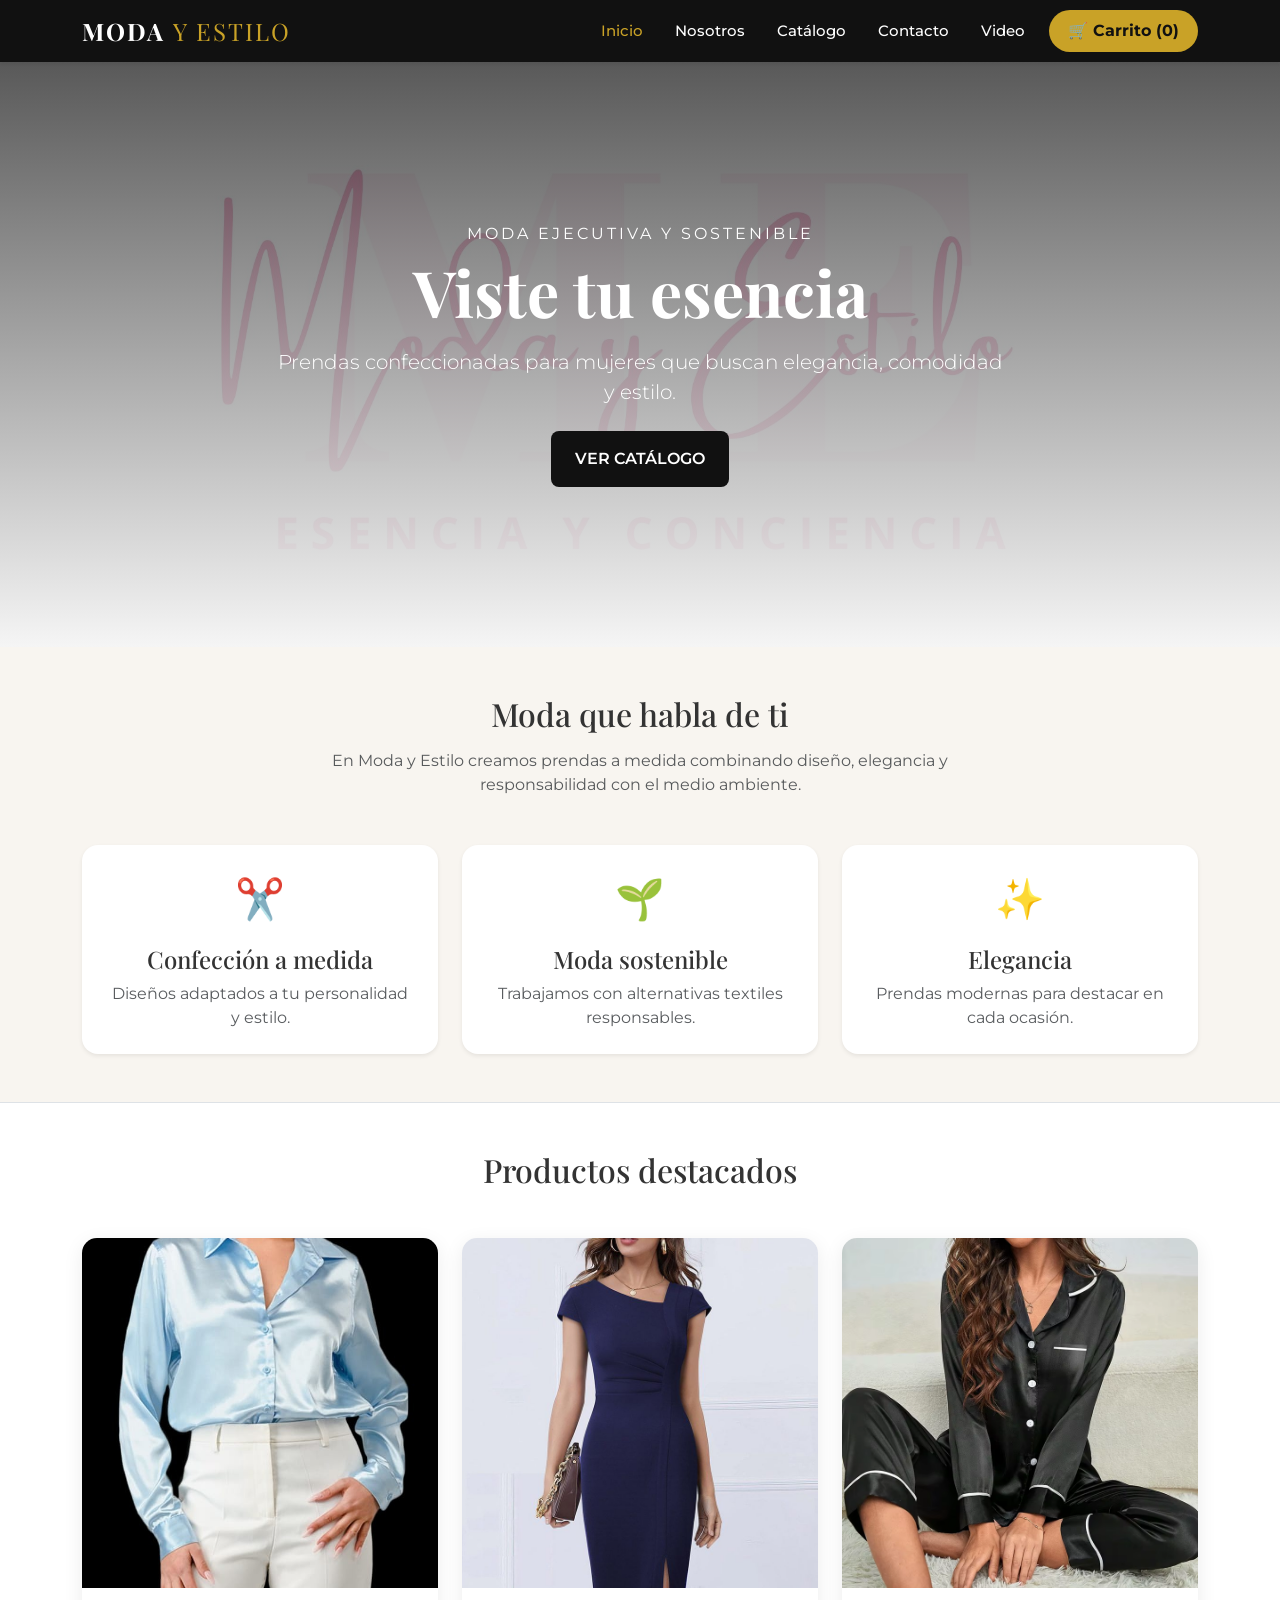
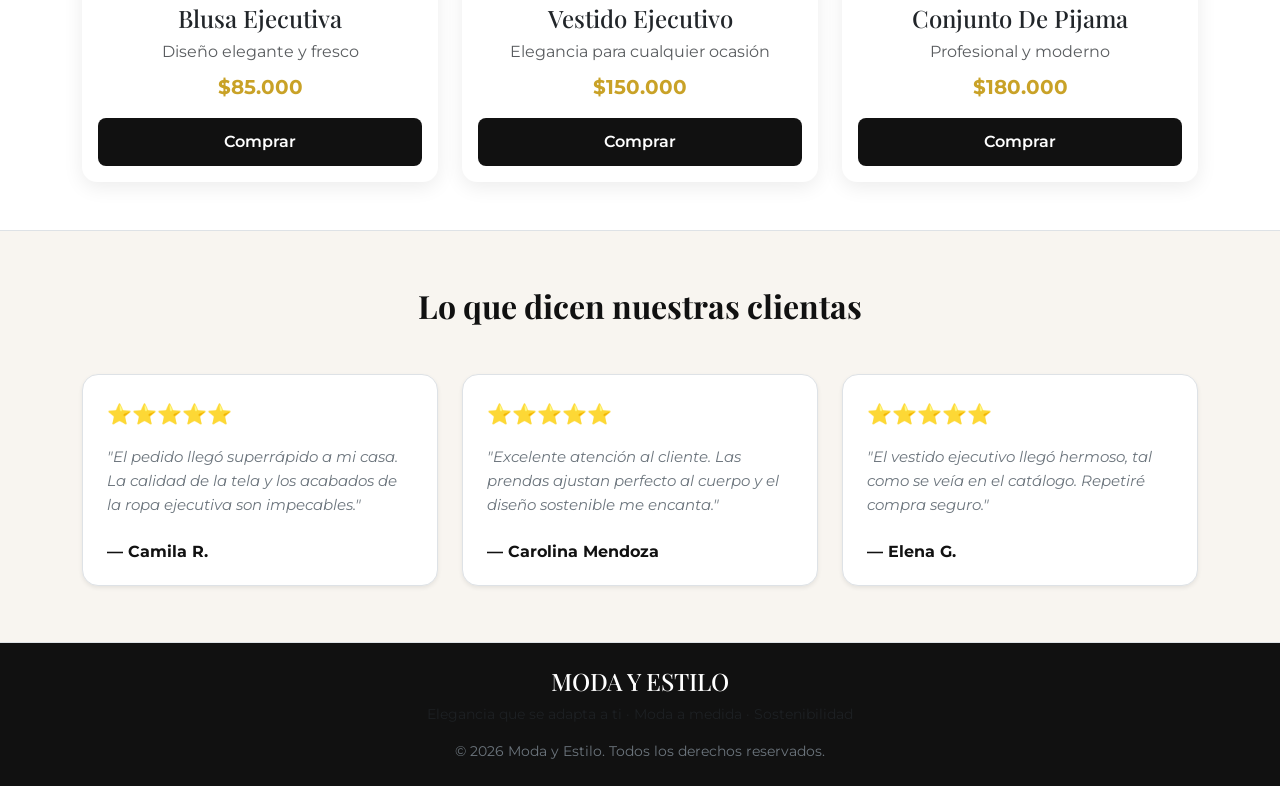
<file: index.html>
<!DOCTYPE html>
<html lang="es">
<head>
    <meta charset="UTF-8">
    <meta name="viewport" content="width=device-width, initial-scale=1.0">
    <title>Moda y Estilo - Inicio</title>
    <!-- Bootstrap 5 CSS -->
    <link href="https://cdn.jsdelivr.net/npm/bootstrap@5.3.2/dist/css/bootstrap.min.css" rel="stylesheet">
    <link rel="preconnect" href="https://fonts.googleapis.com">
    <link href="https://fonts.googleapis.com/css2?family=Montserrat:wght@400;500;600;700&family=Playfair+Display:wght@500;600;700&display=swap" rel="stylesheet">
    <link rel="stylesheet" href="estilos.css?v=1.1">
</head>
<body class="d-flex flex-column min-vh-100">

    <nav class="navbar navbar-expand-lg navbar-dark navbar-custom sticky-top shadow-sm">
        <div class="container">
            <a class="navbar-brand" href="index.html">MODA <span>Y ESTILO</span></a>
            <button class="navbar-toggler" type="button" data-bs-toggle="collapse" data-bs-target="#navbarNav">
                <span class="navbar-toggler-icon"></span>
            </button>
            <div class="collapse navbar-collapse" id="navbarNav">
                <ul class="navbar-nav ms-auto align-items-center gap-lg-3">
                    <li class="nav-item"><a class="nav-link active" href="index.html">Inicio</a></li>
                    <li class="nav-item"><a class="nav-link" href="nosotros.html">Nosotros</a></li>
                    <li class="nav-item"><a class="nav-link" href="catalogo.html">Catálogo</a></li>
                    <li class="nav-item"><a class="nav-link" href="contactos.html">Contacto</a></li>
                    <li class="nav-item"><a class="nav-link" href="video.html">Video</a></li>
                    <li class="nav-item mt-2 mt-lg-0">
                        <a class="btn btn-carrito-nav" href="carrito.html">
                            🛒 Carrito (<span id="contador">0</span>)
                        </a>
                    </li>
                </ul>
            </div>
        </div>
    </nav>

    <section class="hero-section d-flex align-items-center text-center py-5">
        <div class="container">
            <div class="row justify-content-center">
                <div class="col-md-8">
                    <p class="text-uppercase mb-2" style="letter-spacing: 3px;">Moda Ejecutiva y Sostenible</p>
                    <h1 class="display-3 fw-bold mb-3">Viste tu esencia</h1>
                    <p class="lead mb-4">Prendas confeccionadas para mujeres que buscan elegancia, comodidad y estilo.</p>
                    <a href="catalogo.html" class="btn btn-oscuro px-4 py-3">VER CATÁLOGO</a>
                </div>
            </div>
        </div>
    </section>

    <section class="py-5 container text-center">
        <h2 class="mb-3">Moda que habla de ti</h2>
        <p class="text-muted mx-auto mb-5" style="max-width: 650px;">En Moda y Estilo creamos prendas a medida combinando diseño, elegancia y responsabilidad con el medio ambiente.</p>
        
        <div class="row g-4">
            <div class="col-md-4">
                <div class="bg-white p-4 rounded-4 shadow-sm h-100">
                    <div class="fs-1 mb-3">✂️</div>
                    <h4>Confección a medida</h4>
                    <p class="text-muted mb-0">Diseños adaptados a tu personalidad y estilo.</p>
                </div>
            </div>
            <div class="col-md-4">
                <div class="bg-white p-4 rounded-4 shadow-sm h-100">
                    <div class="fs-1 mb-3">🌱</div>
                    <h4>Moda sostenible</h4>
                    <p class="text-muted mb-0">Trabajamos con alternativas textiles responsables.</p>
                </div>
            </div>
            <div class="col-md-4">
                <div class="bg-white p-4 rounded-4 shadow-sm h-100">
                    <div class="fs-1 mb-3">✨</div>
                    <h4>Elegancia</h4>
                    <p class="text-muted mb-0">Prendas modernas para destacar en cada ocasión.</p>
                </div>
            </div>
        </div>
    </section>

    <section class="py-5 bg-white border-top border-bottom">
        <div class="container">
            <h2 class="text-center mb-5">Productos destacados</h2>
            <div class="row g-4">
                <div class="col-md-4">
                    <div class="card card-producto h-100">
                        <img src="img/blusa_saten_azul.jpg" class="card-img-top" alt="Blusa ejecutiva">
                        <div class="card-body d-flex flex-column text-center">
                            <h5 class="card-title fs-4">Blusa Ejecutiva</h5>
                            <p class="text-muted mb-2">Diseño elegante y fresco</p>
                            <p class="precio-producto">$85.000</p>
                            <button class="btn btn-oscuro mt-auto" onclick="agregarAlCarrito('Blusa Ejecutiva', 85000, 'mg/blusa_saten_azul.jpg')">Comprar</button>
                        </div>
                    </div>
                </div>
                <div class="col-md-4">
                    <div class="card card-producto h-100">
                        <img src="img/e3074ee09c4b4934eeb52621728bbb2c.jpg" class="card-img-top" alt="Vestido ejecutivo">
                        <div class="card-body d-flex flex-column text-center">
                            <h5 class="card-title fs-4">Vestido Ejecutivo</h5>
                            <p class="text-muted mb-2">Elegancia para cualquier ocasión</p>
                            <p class="precio-producto">$150.000</p>
                            <button class="btn btn-oscuro mt-auto" onclick="agregarAlCarrito('Vestido Ejecutivo', 150000, 'img/e3074ee09c4b4934eeb52621728bbb2c.jpg')">Comprar</button>
                        </div>
                    </div>
                </div>
                <div class="col-md-4">
                    <div class="card card-producto h-100">
                        <img src="img/Conjunto-de-pijama-de-sat-n-de-seda-para-Mujer-ropa-de-dormir-de-manga-larga.avif" class="card-img-top" alt="Conjunto de pijama">
                        <div class="card-body d-flex flex-column text-center">
                            <h5 class="card-title fs-4">Conjunto De Pijama</h5>
                            <p class="text-muted mb-2">Profesional y moderno</p>
                            <p class="precio-producto">$180.000</p>
                            <button class="btn btn-oscuro mt-auto" onclick="agregarAlCarrito('Conjunto De Pijama', 180000, 'img/Conjunto-de-pijama-de-sat-n-de-seda-para-Mujer-ropa-de-dormir-de-manga-larga.avif')">Comprar</button>
                        </div>
                    </div>
                </div>
            </div>
        </div>
    </section>

    <!-- Sección de Testimonios -->
    <section class="py-5 border-bottom" style="background-color: var(--fondo-claro, #f8f5f0);">
        <div class="container py-2">
            <h2 class="text-center mb-5 fw-bold" style="color: var(--color-oscuro, #111111);">Lo que dicen nuestras clientas</h2>
            
            <div class="row g-4">
                <div class="col-md-4">
                    <div class="bg-white p-4 rounded-4 shadow-sm h-100 text-start d-flex flex-column border">
                        <div class="mb-3 fs-5" style="color: var(--color-dorado, #c9a227);">⭐⭐⭐⭐⭐</div>
                        <p class="fst-italic mb-4 flex-grow-1 text-secondary" style="font-size: 0.95rem; line-height: 1.6;">
                            "El pedido llegó superrápido a mi casa. La calidad de la tela y los acabados de la ropa ejecutiva son impecables."
                        </p>
                        <h6 class="fw-bold mb-0" style="color: var(--color-oscuro, #111111);">— Camila R.</h6>
                    </div>
                </div>

                <div class="col-md-4">
                    <div class="bg-white p-4 rounded-4 shadow-sm h-100 text-start d-flex flex-column border">
                        <div class="mb-3 fs-5" style="color: var(--color-dorado, #c9a227);">⭐⭐⭐⭐⭐</div>
                        <p class="fst-italic mb-4 flex-grow-1 text-secondary" style="font-size: 0.95rem; line-height: 1.6;">
                            "Excelente atención al cliente. Las prendas ajustan perfecto al cuerpo y el diseño sostenible me encanta."
                        </p>
                        <h6 class="fw-bold mb-0" style="color: var(--color-oscuro, #111111);">— Carolina Mendoza</h6>
                    </div>
                </div>

                <div class="col-md-4">
                    <div class="bg-white p-4 rounded-4 shadow-sm h-100 text-start d-flex flex-column border">
                        <div class="mb-3 fs-5" style="color: var(--color-dorado, #c9a227);">⭐⭐⭐⭐⭐</div>
                        <p class="fst-italic mb-4 flex-grow-1 text-secondary" style="font-size: 0.95rem; line-height: 1.6;">
                            "El vestido ejecutivo llegó hermoso, tal como se veía en el catálogo. Repetiré compra seguro."
                        </p>
                        <h6 class="fw-bold mb-0" style="color: var(--color-oscuro, #111111);">— Elena G.</h6>
                    </div>
                </div>
            </div>
        </div>
    </section>

    <footer class="py-4 text-center mt-auto">
        <div class="container">
            <h4 class="mb-2">MODA Y ESTILO</h4>
            <p class="text-muted small mb-3">Elegancia que se adapta a ti · Moda a medida · Sostenibilidad</p>
            <p class="small text-secondary mb-0">© 2026 Moda y Estilo. Todos los derechos reservados.</p>
        </div>
    </footer>

    <script src="https://cdn.jsdelivr.net/npm/bootstrap@5.3.2/dist/js/bootstrap.bundle.min.js"></script>
    <script src="carrito.js"></script>
</body>
</html>
</file>
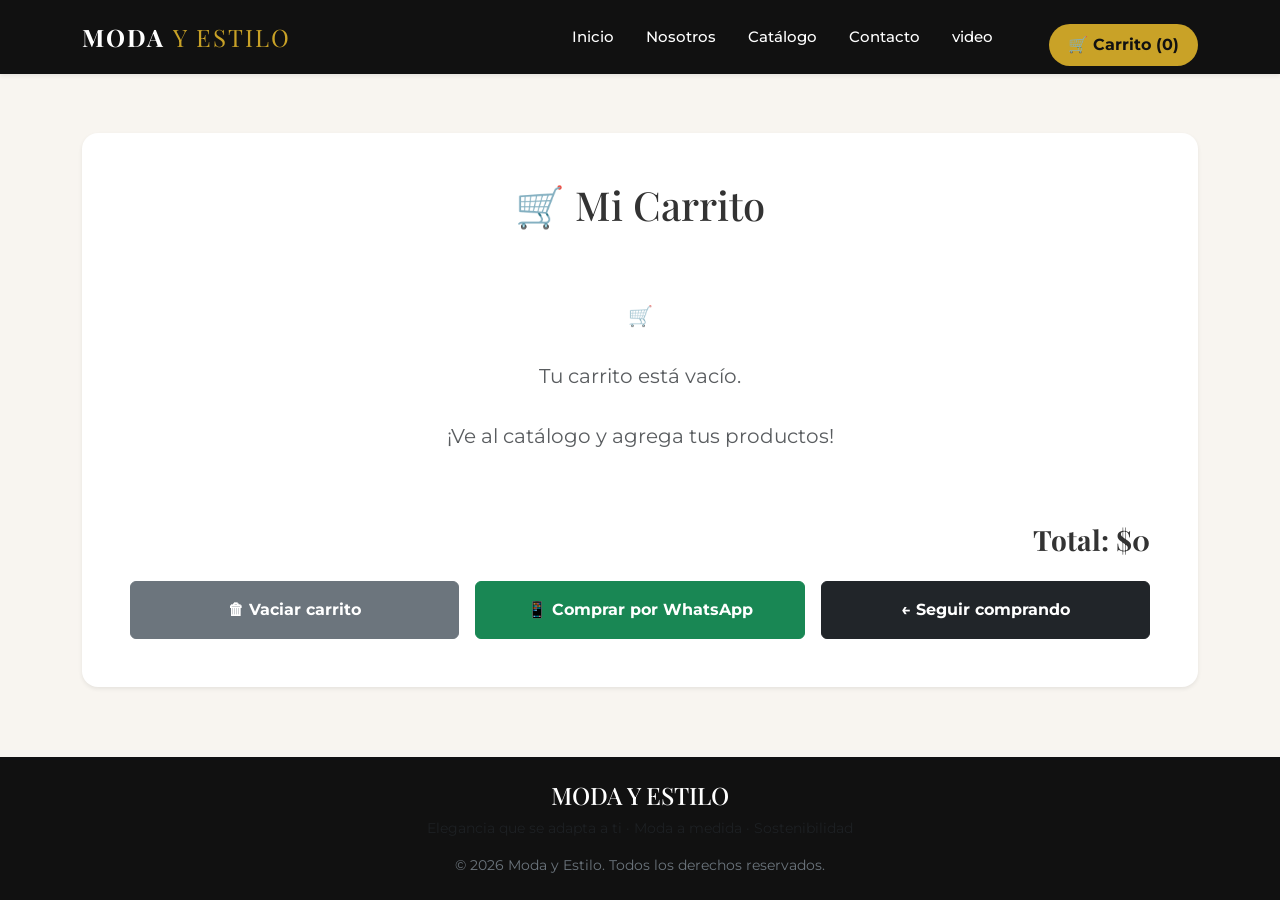
<file: carrito.html>
<!DOCTYPE html>
<html lang="es">
<head>
    <meta charset="UTF-8">
    <meta name="viewport" content="width=device-width, initial-scale=1.0">
    <title>Carrito - Moda y Estilo</title>
    <!-- Bootstrap 5 CSS -->
    <link href="https://cdn.jsdelivr.net/npm/bootstrap@5.3.2/dist/css/bootstrap.min.css" rel="stylesheet">
    <link rel="preconnect" href="https://fonts.googleapis.com">
    <link href="https://fonts.googleapis.com/css2?family=Montserrat:wght@400;500;600;700&family=Playfair+Display:wght@500;600;700&display=swap" rel="stylesheet">
    <link rel="stylesheet" href="estilos.css?v=1.1">
</head>
<body class="d-flex flex-column min-vh-100">

    <nav class="navbar navbar-expand-lg navbar-dark navbar-custom sticky-top shadow-sm">
        <div class="container">
            <a class="navbar-brand" href="index.html">MODA <span>Y ESTILO</span></a>
            <button class="navbar-toggler" type="button" data-bs-toggle="collapse" data-bs-target="#navbarNav">
                <span class="navbar-toggler-icon"></span>
            </button>
            <div class="collapse navbar-collapse" id="navbarNav">
                <ul class="navbar-nav ms-auto align-items-center gap-lg-3">
                    <li class="nav-item"><a class="nav-link" href="index.html">Inicio</a></li>
                    <li class="nav-item"><a class="nav-link" href="nosotros.html">Nosotros</a></li>
                    <li class="nav-item"><a class="nav-link" href="catalogo.html">Catálogo</a></li>
                    <li class="nav-item"><a class="nav-link" href="contactos.html">Contacto</a></li>
                    <li class="nav-item"><a class="nav-link" href="video.html">video</li>
                    <li class="nav-item mt-2 mt-lg-0">
                        <a class="btn btn-carrito-nav" href="carrito.html">
                            🛒 Carrito (<span id="contador">0</span>)
                        </a>
                    </li>
                </ul>
            </div>
        </div>
    </nav>

    <main class="container py-5 my-auto">
        <div class="bg-white p-4 p-md-5 rounded-4 shadow-sm max-w-1000 mx-auto">
            <h1 class="text-center mb-4">🛒 Mi Carrito</h1>

            <div id="lista-carrito" class="d-flex flex-column gap-3 mb-4"></div>

            <div class="text-end my-4">
                <h3 class="fw-bold">Total: $<span id="total">0</span></h3>
            </div>

            <div class="row g-3">
                <div class="col-md-4">
                    <button type="button" class="btn btn-secondary w-100 py-3 fw-bold" onclick="vaciarCarrito()">🗑 Vaciar carrito</button>
                </div>
                <div class="col-md-4">
                    <button type="button" class="btn btn-success w-100 py-3 fw-bold" onclick="enviarWhatsApp()">📱 Comprar por WhatsApp</button>
                </div>
                <div class="col-md-4">
                    <a href="catalogo.html" class="btn btn-dark w-100 py-3 fw-bold text-decoration-none">← Seguir comprando</a>
                </div>
            </div>
        </div>
    </main>

    <footer class="py-4 text-center mt-auto">
        <div class="container">
            <h4 class="mb-2">MODA Y ESTILO</h4>
            <p class="text-muted small mb-3">Elegancia que se adapta a ti · Moda a medida · Sostenibilidad</p>
            <p class="small text-secondary mb-0">© 2026 Moda y Estilo. Todos los derechos reservados.</p>
        </div>
    </footer>

    <script src="https://cdn.jsdelivr.net/npm/bootstrap@5.3.2/dist/js/bootstrap.bundle.min.js"></script>
    <script src="carrito.js"></script>
</body>
</html>
</file>
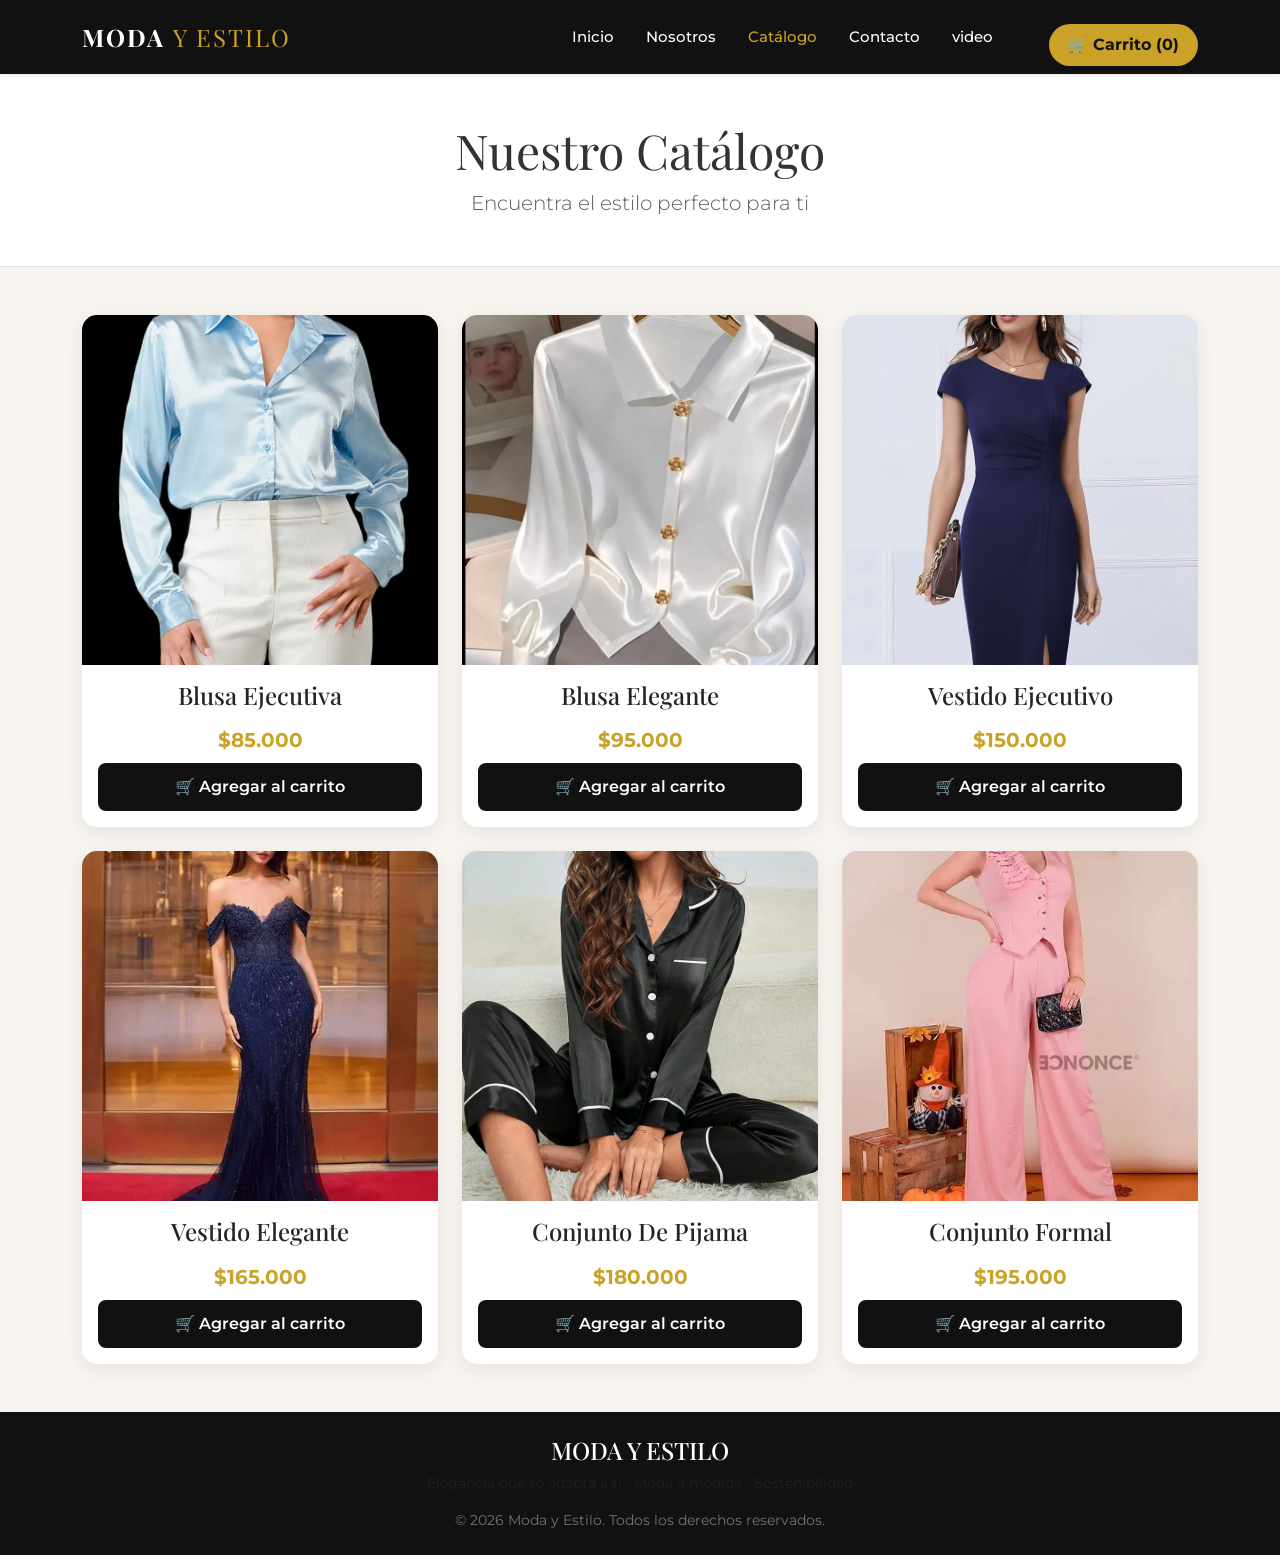
<file: catalogo.html>
<!DOCTYPE html>
<html lang="es">
<head>
    <meta charset="UTF-8">
    <meta name="viewport" content="width=device-width, initial-scale=1.0">
    <title>Catálogo - Moda y Estilo</title>
    <!-- Bootstrap 5 CSS -->
    <link href="https://cdn.jsdelivr.net/npm/bootstrap@5.3.2/dist/css/bootstrap.min.css" rel="stylesheet">
    <link rel="preconnect" href="https://fonts.googleapis.com">
    <link href="https://fonts.googleapis.com/css2?family=Montserrat:wght@400;500;600;700&family=Playfair+Display:wght@500;600;700&display=swap" rel="stylesheet">
    <link rel="stylesheet" href="estilos.css?v=1.1">
</head>
<body class="d-flex flex-column min-vh-100">

    <nav class="navbar navbar-expand-lg navbar-dark navbar-custom sticky-top shadow-sm">
        <div class="container">
            <a class="navbar-brand" href="index.html">MODA <span>Y ESTILO</span></a>
            <button class="navbar-toggler" type="button" data-bs-toggle="collapse" data-bs-target="#navbarNav">
                <span class="navbar-toggler-icon"></span>
            </button>
            <div class="collapse navbar-collapse" id="navbarNav">
                <ul class="navbar-nav ms-auto align-items-center gap-lg-3">
                    <li class="nav-item"><a class="nav-link" href="index.html">Inicio</a></li>
                    <li class="nav-item"><a class="nav-link" href="nosotros.html">Nosotros</a></li>
                    <li class="nav-item"><a class="nav-link active" href="catalogo.html">Catálogo</a></li>
                    <li class="nav-item"><a class="nav-link" href="contactos.html">Contacto</a></li>
                    <li class="nav-item"><a class="nav-link" href="video.html">video</li>
                    <li class="nav-item mt-2 mt-lg-0">
                        <a class="btn btn-carrito-nav" href="carrito.html">
                            🛒 Carrito (<span id="contador">0</span>)
                        </a>
                    </li>
                </ul>
            </div>
        </div>
    </nav>

    <div class="bg-white py-5 text-center border-bottom">
        <div class="container">
            <h1 class="display-5">Nuestro Catálogo</h1>
            <p class="text-muted lead mb-0">Encuentra el estilo perfecto para ti</p>
        </div>
    </div>

    <section class="container py-5">
        <div class="row g-4">
            <div class="col-md-6 col-lg-4">
                <div class="card card-producto h-100">
                    <img src="img/blusa_saten_azul.jpg" class="card-img-top" alt="Blusa Ejecutiva">
                    <div class="card-body d-flex flex-column text-center">
                        <h5 class="card-title fs-4">Blusa Ejecutiva</h5>
                        <p class="precio-producto my-2">$85.000</p>
                        <button class="btn btn-oscuro mt-auto" onclick="agregarAlCarrito('Blusa Ejecutiva', 85000, 'img/blusa_saten_azul.jpg')">
                            🛒 Agregar al carrito
                        </button>
                    </div>
                </div>
            </div>

            <div class="col-md-6 col-lg-4">
                <div class="card card-producto h-100">
                    <img src="img/blusa_ejecutiva.jpg" class="card-img-top" alt="Blusa Elegante">
                    <div class="card-body d-flex flex-column text-center">
                        <h5 class="card-title fs-4">Blusa Elegante</h5>
                        <p class="precio-producto my-2">$95.000</p>
                        <button class="btn btn-oscuro mt-auto" onclick="agregarAlCarrito('Blusa Elegante', 95000, 'img/blusa_ejecutiva.jpg')">
                            🛒 Agregar al carrito
                        </button>
                    </div>
                </div>
            </div>

            <div class="col-md-6 col-lg-4">
                <div class="card card-producto h-100">
                    <img src="img/e3074ee09c4b4934eeb52621728bbb2c.jpg" class="card-img-top" alt="Vestido Ejecutivo">
                    <div class="card-body d-flex flex-column text-center">
                        <h5 class="card-title fs-4">Vestido Ejecutivo</h5>
                        <p class="precio-producto my-2">$150.000</p>
                        <button class="btn btn-oscuro mt-auto" onclick="agregarAlCarrito('Vestido Ejecutivo', 150000, 'img/e3074ee09c4b4934eeb52621728bbb2c.jpg')">
                            🛒 Agregar al carrito
                        </button>
                    </div>
                </div>
            </div>

            <div class="col-md-6 col-lg-4">
                <div class="card card-producto h-100">
                    <img src="img/OIP.webp" class="card-img-top" alt="Vestido Elegante">
                    <div class="card-body d-flex flex-column text-center">
                        <h5 class="card-title fs-4">Vestido Elegante</h5>
                        <p class="precio-producto my-2">$165.000</p>
                        <button class="btn btn-oscuro mt-auto" onclick="agregarAlCarrito('Vestido Elegante', 165000, 'img/OIP.webp')">
                            🛒 Agregar al carrito
                        </button>
                    </div>
                </div>
            </div>

            <div class="col-md-6 col-lg-4">
                <div class="card card-producto h-100">
                    <img src="img/Conjunto-de-pijama-de-sat-n-de-seda-para-Mujer-ropa-de-dormir-de-manga-larga.avif" class="card-img-top" alt="Conjunto de Pijama">
                    <div class="card-body d-flex flex-column text-center">
                        <h5 class="card-title fs-4">Conjunto De Pijama</h5>
                        <p class="precio-producto my-2">$180.000</p>
                        <button class="btn btn-oscuro mt-auto" onclick="agregarAlCarrito('Conjunto De Pijama', 180000, 'img/Conjunto-de-pijama-de-sat-n-de-seda-para-Mujer-ropa-de-dormir-de-manga-larga.avif')">
                            🛒 Agregar al carrito
                        </button>
                    </div>
                </div>
            </div>

            <div class="col-md-6 col-lg-4">
                <div class="card card-producto h-100">
                    <img src="img/OIP (1).webp" class="card-img-top" alt="Conjunto Formal">
                    <div class="card-body d-flex flex-column text-center">
                        <h5 class="card-title fs-4">Conjunto Formal</h5>
                        <p class="precio-producto my-2">$195.000</p>
                        <button class="btn btn-oscuro mt-auto" onclick="agregarAlCarrito('Conjunto Formal', 195000, 'img/OIP (1).webp')">
                            🛒 Agregar al carrito
                        </button>
                    </div>
                </div>
            </div>
        </div>
    </section>

    <footer class="py-4 text-center mt-auto">
        <div class="container">
            <h4 class="mb-2">MODA Y ESTILO</h4>
            <p class="text-muted small mb-3">Elegancia que se adapta a ti · Moda a medida · Sostenibilidad</p>
            <p class="small text-secondary mb-0">© 2026 Moda y Estilo. Todos los derechos reservados.</p>
        </div>
    </footer>

    <script src="https://cdn.jsdelivr.net/npm/bootstrap@5.3.2/dist/js/bootstrap.bundle.min.js"></script>
    <script src="carrito.js"></script>
</body>
</html>
</file>
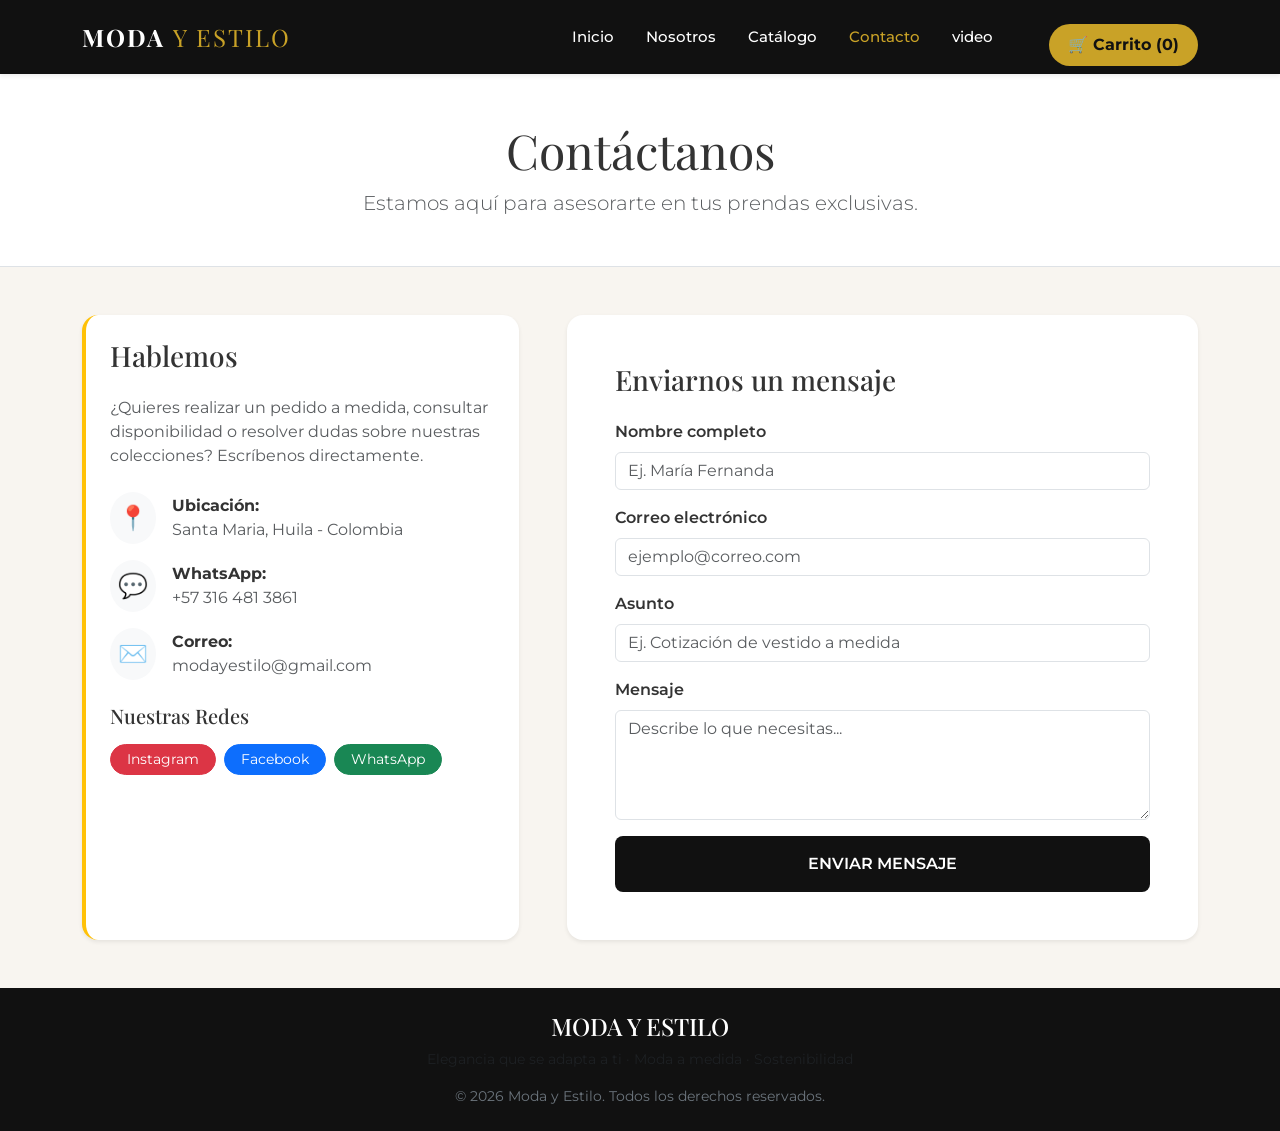
<file: contactos.html>
<!DOCTYPE html>
<html lang="es">
<head>
    <meta charset="UTF-8">
    <meta name="viewport" content="width=device-width, initial-scale=1.0">
    <title>Contacto | Moda y Estilo</title>
    <!-- Bootstrap 5 CSS -->
    <link href="https://cdn.jsdelivr.net/npm/bootstrap@5.3.2/dist/css/bootstrap.min.css" rel="stylesheet">
    <link rel="preconnect" href="https://fonts.googleapis.com">
    <link href="https://fonts.googleapis.com/css2?family=Montserrat:wght@400;500;600;700&family=Playfair+Display:wght@500;600;700&display=swap" rel="stylesheet">
    <link rel="stylesheet" href="estilos.css?v=1.1">
</head>
<body class="d-flex flex-column min-vh-100">

    <nav class="navbar navbar-expand-lg navbar-dark navbar-custom sticky-top shadow-sm">
        <div class="container">
            <a class="navbar-brand" href="index.html">MODA <span>Y ESTILO</span></a>
            <button class="navbar-toggler" type="button" data-bs-toggle="collapse" data-bs-target="#navbarNav">
                <span class="navbar-toggler-icon"></span>
            </button>
            <div class="collapse navbar-collapse" id="navbarNav">
                <ul class="navbar-nav ms-auto align-items-center gap-lg-3">
                    <li class="nav-item"><a class="nav-link" href="index.html">Inicio</a></li>
                    <li class="nav-item"><a class="nav-link" href="nosotros.html">Nosotros</a></li>
                    <li class="nav-item"><a class="nav-link" href="catalogo.html">Catálogo</a></li>
                    <li class="nav-item"><a class="nav-link active" href="contactos.html">Contacto</a></li>
                    <li class="nav-item"><a class="nav-link" href="video.html">video</li>
                    <li class="nav-item mt-2 mt-lg-0">
                        <a class="btn btn-carrito-nav" href="carrito.html">
                            🛒 Carrito (<span id="contador">0</span>)
                        </a>
                    </li>
                </ul>
            </div>
        </div>
    </nav>

    <div class="bg-white py-5 text-center border-bottom">
        <div class="container">
            <h1 class="display-5">Contáctanos</h1>
            <p class="text-muted lead mb-0">Estamos aquí para asesorarte en tus prendas exclusivas.</p>
        </div>
    </div>

    <main class="container py-5">
        <div class="row g-5">
            <div class="col-lg-5">
                <div class="bg-white p-4 rounded-4 shadow-sm border-start border-4 border-warning h-100">
                    <h3 class="mb-4">Hablemos</h3>
                    <p class="text-muted">¿Quieres realizar un pedido a medida, consultar disponibilidad o resolver dudas sobre nuestras colecciones? Escríbenos directamente.</p>

                    <ul class="list-unstyled d-flex flex-column gap-3 my-4">
                        <li class="d-flex align-items-center gap-3">
                            <span class="fs-4 bg-light p-2 rounded-circle">📍</span>
                            <div>
                                <strong>Ubicación:</strong>
                                <p class="mb-0 text-muted">Santa Maria, Huila - Colombia</p>
                            </div>
                        </li>
                        <li class="d-flex align-items-center gap-3">
                            <span class="fs-4 bg-light p-2 rounded-circle">💬</span>
                            <div>
                                <strong>WhatsApp:</strong>
                                <p class="mb-0 text-muted">+57 316 481 3861</p>
                            </div>
                        </li>
                        <li class="d-flex align-items-center gap-3">
                            <span class="fs-4 bg-light p-2 rounded-circle">✉️</span>
                            <div>
                                <strong>Correo:</strong>
                                <p class="mb-0 text-muted">modayestilo@gmail.com</p>
                            </div>
                        </li>
                    </ul>

                    <h5>Nuestras Redes</h5>
                    <div class="d-flex gap-2 flex-wrap mt-3">
                        <a href="https://www.instagram.com/maglorcas/" target="_blank" class="btn btn-danger btn-sm rounded-pill px-3">Instagram</a>
                        <a href="https://www.facebook.com/modastil" target="_blank" class="btn btn-primary btn-sm rounded-pill px-3">Facebook</a>
                        <a href="https://wa.me/573164813861?text=gracias%20por%20comunicarte%20con%20moda%20y%20estilo%20¿Como%20podemos%20ayudarte?" target="_blank" class="btn btn-success btn-sm rounded-pill px-3">WhatsApp</a>
                    </div>
                </div>
            </div>

            <div class="col-lg-7">
                <div class="bg-white p-4 p-md-5 rounded-4 shadow-sm">
                    <h3 class="mb-4">Enviarnos un mensaje</h3>
                    <form onsubmit="event.preventDefault(); alert('✅ ¡Gracias por tu mensaje! Te responderemos muy pronto.'); this.reset();">
                        <div class="mb-3">
                            <label for="nombre" class="form-label fw-semibold">Nombre completo</label>
                            <input type="text" id="nombre" class="form-control" placeholder="Ej. María Fernanda" required>
                        </div>
                        <div class="mb-3">
                            <label for="correo" class="form-label fw-semibold">Correo electrónico</label>
                            <input type="email" id="correo" class="form-control" placeholder="ejemplo@correo.com" required>
                        </div>
                        <div class="mb-3">
                            <label for="asunto" class="form-label fw-semibold">Asunto</label>
                            <input type="text" id="asunto" class="form-control" placeholder="Ej. Cotización de vestido a medida" required>
                        </div>
                        <div class="mb-3">
                            <label for="mensaje" class="form-label fw-semibold">Mensaje</label>
                            <textarea id="mensaje" class="form-control" rows="4" placeholder="Describe lo que necesitas..." required></textarea>
                        </div>
                        <button type="submit" class="btn btn-oscuro w-100 py-3">ENVIAR MENSAJE</button>
                    </form>
                </div>
            </div>
        </div>
    </main>

    <footer class="py-4 text-center mt-auto">
        <div class="container">
            <h4 class="mb-2">MODA Y ESTILO</h4>
            <p class="text-muted small mb-3">Elegancia que se adapta a ti · Moda a medida · Sostenibilidad</p>
            <p class="small text-secondary mb-0">© 2026 Moda y Estilo. Todos los derechos reservados.</p>
        </div>
    </footer>

    <script src="https://cdn.jsdelivr.net/npm/bootstrap@5.3.2/dist/js/bootstrap.bundle.min.js"></script>
    <script src="carrito.js"></script>
</body>
</html>
</file>
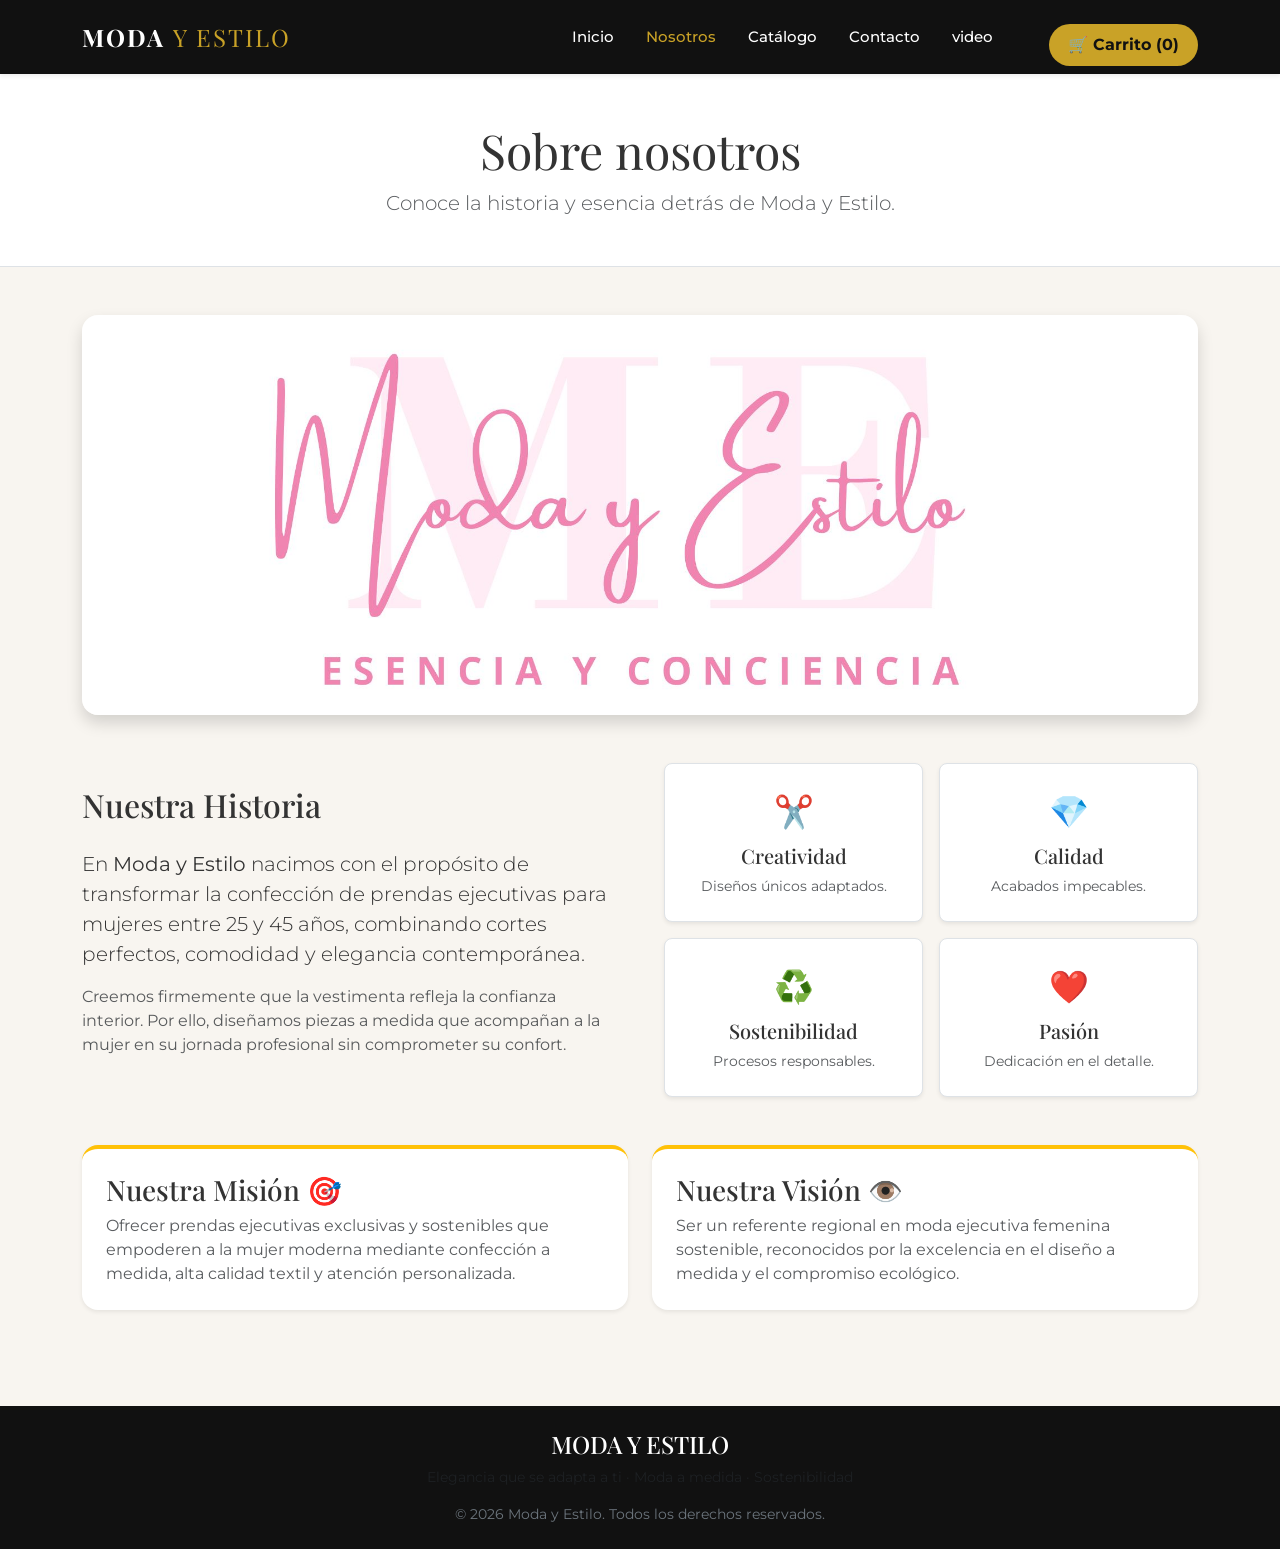
<file: nosotros.html>
<!DOCTYPE html>
<html lang="es">
<head>
    <meta charset="UTF-8">
    <meta name="viewport" content="width=device-width, initial-scale=1.0">
    <title>Nosotros | Moda y Estilo</title>
    <!-- Bootstrap 5 CSS -->
    <link href="https://cdn.jsdelivr.net/npm/bootstrap@5.3.2/dist/css/bootstrap.min.css" rel="stylesheet">
    <link rel="preconnect" href="https://fonts.googleapis.com">
    <link href="https://fonts.googleapis.com/css2?family=Montserrat:wght@400;500;600;700&family=Playfair+Display:wght@500;600;700&display=swap" rel="stylesheet">
    <link rel="stylesheet" href="estilos.css?v=1.1">
</head>
<body class="d-flex flex-column min-vh-100">

    <nav class="navbar navbar-expand-lg navbar-dark navbar-custom sticky-top shadow-sm">
        <div class="container">
            <a class="navbar-brand" href="index.html">MODA <span>Y ESTILO</span></a>
            <button class="navbar-toggler" type="button" data-bs-toggle="collapse" data-bs-target="#navbarNav">
                <span class="navbar-toggler-icon"></span>
            </button>
            <div class="collapse navbar-collapse" id="navbarNav">
                <ul class="navbar-nav ms-auto align-items-center gap-lg-3">
                    <li class="nav-item"><a class="nav-link" href="index.html">Inicio</a></li>
                    <li class="nav-item"><a class="nav-link active" href="nosotros.html">Nosotros</a></li>
                    <li class="nav-item"><a class="nav-link" href="catalogo.html">Catálogo</a></li>
                    <li class="nav-item"><a class="nav-link" href="contactos.html">Contacto</a></li>
                    <li class="nav-item"><a class="nav-link" href="video.html">video</li>
                    <li class="nav-item mt-2 mt-lg-0">
                        <a class="btn btn-carrito-nav" href="carrito.html">
                            🛒 Carrito (<span id="contador">0</span>)
                        </a>
                    </li>
                </ul>
            </div>
        </div>
    </nav>

    <div class="bg-white py-5 text-center border-bottom">
        <div class="container">
            <h1 class="display-5">Sobre nosotros</h1>
            <p class="text-muted lead mb-0">Conoce la historia y esencia detrás de Moda y Estilo.</p>
        </div>
    </div>

    <main class="container py-5">
        <img src="img/logo moda.jpg" alt="Confección Moda y Estilo" class="img-fluid rounded-4 shadow mb-5 w-100" style="max-height: 400px; object-fit: cover;">

        <div class="row align-items-center g-5 mb-5">
            <div class="col-lg-6">
                <h2 class="mb-4">Nuestra Historia</h2>
                <p class="lead">En <strong>Moda y Estilo</strong> nacimos con el propósito de transformar la confección de prendas ejecutivas para mujeres entre 25 y 45 años, combinando cortes perfectos, comodidad y elegancia contemporánea.</p>
                <p class="text-muted">Creemos firmemente que la vestimenta refleja la confianza interior. Por ello, diseñamos piezas a medida que acompañan a la mujer en su jornada profesional sin comprometer su confort.</p>
            </div>
            <div class="col-lg-6">
                <div class="row g-3">
                    <div class="col-6">
                        <div class="bg-white p-4 text-center rounded-3 shadow-sm border">
                            <div class="fs-2 mb-2">✂️</div>
                            <h5>Creatividad</h5>
                            <p class="small text-muted mb-0">Diseños únicos adaptados.</p>
                        </div>
                    </div>
                    <div class="col-6">
                        <div class="bg-white p-4 text-center rounded-3 shadow-sm border">
                            <div class="fs-2 mb-2">💎</div>
                            <h5>Calidad</h5>
                            <p class="small text-muted mb-0">Acabados impecables.</p>
                        </div>
                    </div>
                    <div class="col-6">
                        <div class="bg-white p-4 text-center rounded-3 shadow-sm border">
                            <div class="fs-2 mb-2">♻️</div>
                            <h5>Sostenibilidad</h5>
                            <p class="small text-muted mb-0">Procesos responsables.</p>
                        </div>
                    </div>
                    <div class="col-6">
                        <div class="bg-white p-4 text-center rounded-3 shadow-sm border">
                            <div class="fs-2 mb-2">❤️</div>
                            <h5>Pasión</h5>
                            <p class="small text-muted mb-0">Dedicación en el detalle.</p>
                        </div>
                    </div>
                </div>
            </div>
        </div>

        <div class="row g-4 mb-5">
            <div class="col-md-6">
                <div class="bg-white p-4 rounded-4 shadow-sm border-top border-warning border-4">
                    <h3>Nuestra Misión 🎯</h3>
                    <p class="text-muted mb-0">Ofrecer prendas ejecutivas exclusivas y sostenibles que empoderen a la mujer moderna mediante confección a medida, alta calidad textil y atención personalizada.</p>
                </div>
            </div>
            <div class="col-md-6">
                <div class="bg-white p-4 rounded-4 shadow-sm border-top border-warning border-4">
                    <h3>Nuestra Visión 👁️</h3>
                    <p class="text-muted mb-0">Ser un referente regional en moda ejecutiva femenina sostenible, reconocidos por la excelencia en el diseño a medida y el compromiso ecológico.</p>
                </div>
            </div>
        </div>
    </main>

    <footer class="py-4 text-center mt-auto">
        <div class="container">
            <h4 class="mb-2">MODA Y ESTILO</h4>
            <p class="text-muted small mb-3">Elegancia que se adapta a ti · Moda a medida · Sostenibilidad</p>
            <p class="small text-secondary mb-0">© 2026 Moda y Estilo. Todos los derechos reservados.</p>
        </div>
    </footer>

    <script src="https://cdn.jsdelivr.net/npm/bootstrap@5.3.2/dist/js/bootstrap.bundle.min.js"></script>
    <script src="carrito.js"></script>
</body>
</html>
</file>
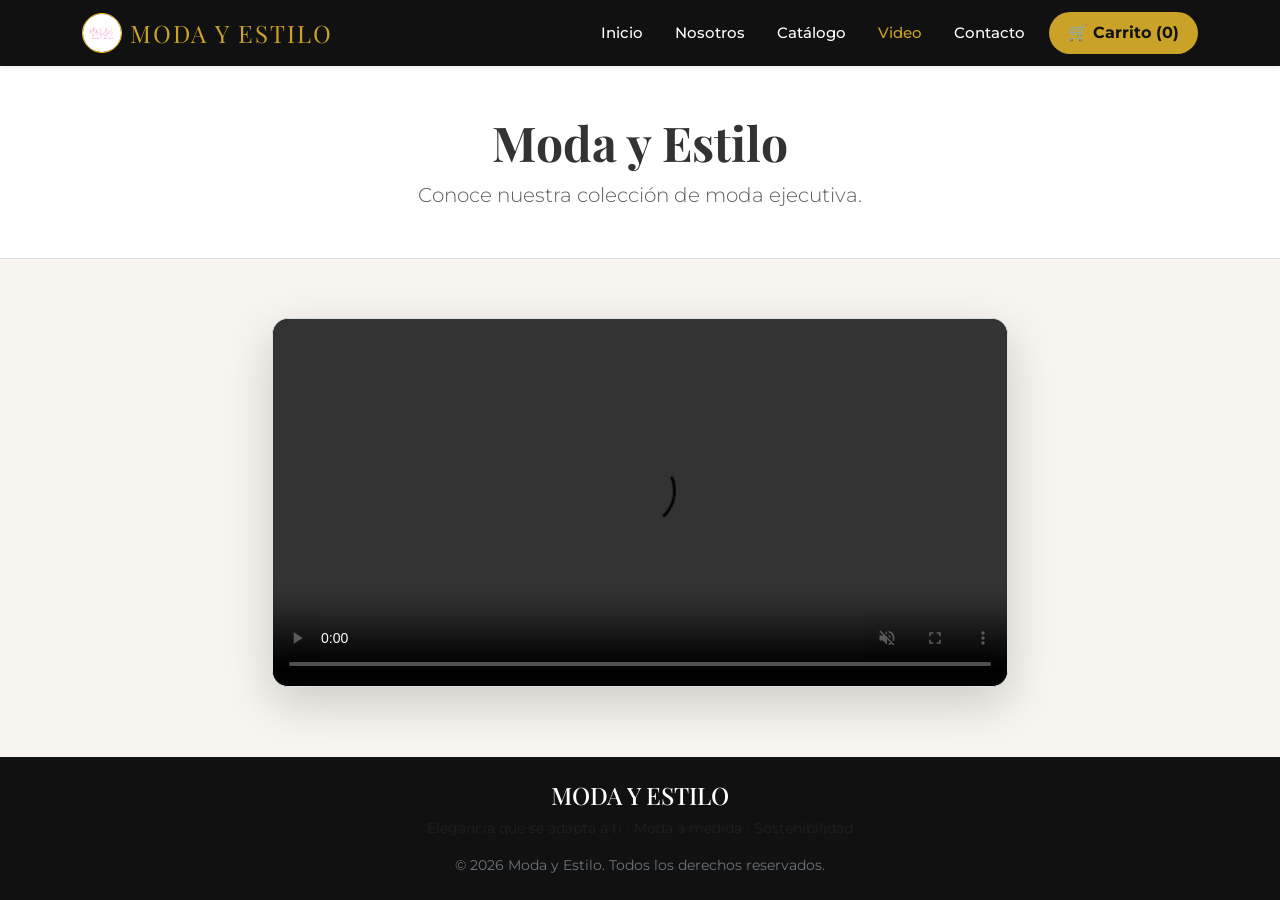
<file: video.html>
<!DOCTYPE html>
<html lang="es">
<head>
    <meta charset="UTF-8">
    <meta name="viewport" content="width=device-width, initial-scale=1.0">
    <title>Video | Moda y Estilo</title>
    <!-- Bootstrap 5 CSS -->
    <link href="https://cdn.jsdelivr.net/npm/bootstrap@5.3.2/dist/css/bootstrap.min.css" rel="stylesheet">
    <!-- Google Fonts -->
    <link rel="preconnect" href="https://fonts.googleapis.com">
    <link href="https://fonts.googleapis.com/css2?family=Montserrat:wght@400;500;600;700&family=Playfair+Display:wght@500;600;700&display=swap" rel="stylesheet">
    <!-- Estilos Propios -->
    <link rel="stylesheet" href="estilos.css?v=1.4">
</head>
<body class="d-flex flex-column min-vh-100">

    <!-- BARRA DE NAVEGACIÓN -->
    <nav class="navbar navbar-expand-lg navbar-dark navbar-custom sticky-top shadow-sm">
        <div class="container">
            <a class="navbar-brand d-flex align-items-center gap-2" href="index.html">
                <img src="img/logo moda.jpg" alt="Logo Moda y Estilo" height="40" class="rounded-circle border border-warning" onerror="this.style.display='none'">
                <span>MODA <span>Y ESTILO</span></span>
            </a>
            <button class="navbar-toggler" type="button" data-bs-toggle="collapse" data-bs-target="#navbarNav">
                <span class="navbar-toggler-icon"></span>
            </button>
            <div class="collapse navbar-collapse" id="navbarNav">
                <ul class="navbar-nav ms-auto align-items-center gap-lg-3">
                    <li class="nav-item"><a class="nav-link" href="index.html">Inicio</a></li>
                    <li class="nav-item"><a class="nav-link" href="nosotros.html">Nosotros</a></li>
                    <li class="nav-item"><a class="nav-link" href="catalogo.html">Catálogo</a></li>
                    <li class="nav-item"><a class="nav-link active" href="video.html">Video</a></li>
                    <li class="nav-item"><a class="nav-link" href="contactos.html">Contacto</a></li>
                    <li class="nav-item mt-2 mt-lg-0">
                        <a class="btn btn-carrito-nav" href="carrito.html">
                            🛒 Carrito (<span id="contador">0</span>)
                        </a>
                    </li>
                </ul>
            </div>
        </div>
    </nav>

    <!-- ENCABEZADO DE LA SECCIÓN -->
    <div class="bg-white py-5 text-center border-bottom">
        <div class="container">
            <h1 class="display-5 fw-bold font-serif">Moda y Estilo</h1>
            <p class="text-muted lead mb-0">Conoce nuestra colección de moda ejecutiva.</p>
        </div>
    </div>

    <!-- CONTENEDOR DEL VIDEO -->
    <main class="container py-5 my-auto">
        <div class="row justify-content-center">
            <div class="col-lg-10 col-xl-8">
                <div class="contenedor-video shadow-lg rounded-4 overflow-hidden border">
                    <video controls autoplay loop muted class="video-presentacion">
                        <source src="video/COMO LLEVAR BIEN PUESTA UNA CAMISA DE SATEN o SEDA.mp4" type="video/mp4">
                        Tu navegador no soporta la reproducción de video.
                    </video>
                </div>
            </div>
        </div>
    </main>

    <!-- FOOTER -->
    <footer class="py-4 text-center mt-auto">
        <div class="container">
            <h4 class="mb-2 font-serif">MODA Y ESTILO</h4>
            <p class="text-muted small mb-3">Elegancia que se adapta a ti · Moda a medida · Sostenibilidad</p>
            <p class="small text-secondary mb-0">© 2026 Moda y Estilo. Todos los derechos reservados.</p>
        </div>
    </footer>

    <!-- Scripts -->
    <script src="https://cdn.jsdelivr.net/npm/bootstrap@5.3.2/dist/js/bootstrap.bundle.min.js"></script>
    <script src="carrito.js"></script>
</body>
</html>
</file>
<file: estilos.css>
:root {
    --color-dorado: #c9a227;
    --color-dorado-hover: #b08d1e;
    --color-oscuro: #111111;
}

body {
    font-family: 'Montserrat', sans-serif;
    background-color: #f8f5f0;
    color: #333333;
}

h1, h2, h3, h4, h5, .font-serif {
    font-family: 'Playfair Display', serif;
}

/* NAVBAR */
.navbar-custom {
    background-color: var(--color-oscuro) !important;
}

.navbar-brand {
    font-family: 'Playfair Display', serif;
    font-size: 1.5rem;
    font-weight: 700;
    letter-spacing: 2px;
    color: #ffffff !important;
}

.navbar-brand span {
    color: var(--color-dorado);
    font-weight: 400;
}

.nav-link {
    color: #ffffff !important;
    font-weight: 500;
    font-size: 0.95rem;
    transition: color 0.3s;
}

.nav-link:hover, .nav-link.active {
    color: var(--color-dorado) !important;
}

.btn-carrito-nav {
    background-color: var(--color-dorado);
    color: var(--color-oscuro) !important;
    font-weight: 700;
    border-radius: 25px;
    padding: 8px 18px;
    transition: all 0.3s ease;
}

.btn-carrito-nav:hover {
    background-color: #e5b82e;
    transform: translateY(-2px);
}

/* HERO CON FONDO OSCURO DE RESPALDO */
.hero-section {
    background: linear-gradient(rgba(0, 0, 0, 0.65), whitesmoke), 
                url('img/logo\ moda.jpg') center/cover no-repeat;
    background-color: whitesmoke; /* Fondo oscuro por si falla la imagen */
    min-height: 65vh;
    color: #ffffff !important;
}

.hero-section h1, .hero-section p {
    color: #ffffff !important;
}

/* TARJETAS DE PRODUCTO */
.card-producto {
    border: none;
    border-radius: 15px;
    overflow: hidden;
    box-shadow: 0 5px 20px rgba(0,0,0,0.08);
    transition: transform 0.3s ease;
    background: white;
}

.card-producto:hover {
    transform: translateY(-5px);
}

.card-producto img {
    height: 350px;
    object-fit: cover;
}

.precio-producto {
    color: var(--color-dorado);
    font-size: 1.25rem;
    font-weight: 700;
}

.btn-oscuro {
    background-color: var(--color-oscuro);
    color: white !important;
    border-radius: 8px;
    font-weight: 600;
    padding: 12px 28px;
    border: none;
    transition: 0.3s;
}

.btn-oscuro:hover {
    background-color: var(--color-dorado);
    color: var(--color-oscuro) !important;
}

/* FOOTER */
footer {
    background-color: var(--color-oscuro);
    color: white;
}

/* ESTILOS PARA LA SECCIÓN DE VIDEO */
.contenedor-video {
    background-color: #000000;
    position: relative;
    max-width: 100%;
    margin: 0 auto;
    box-shadow: 0 10px 30px rgba(0, 0, 0, 0.15);
}

.video-presentacion {
    width: 100%;
    height: auto;
    max-height: 70vh;
    display: block;
    object-fit: contain;
}
</file>
